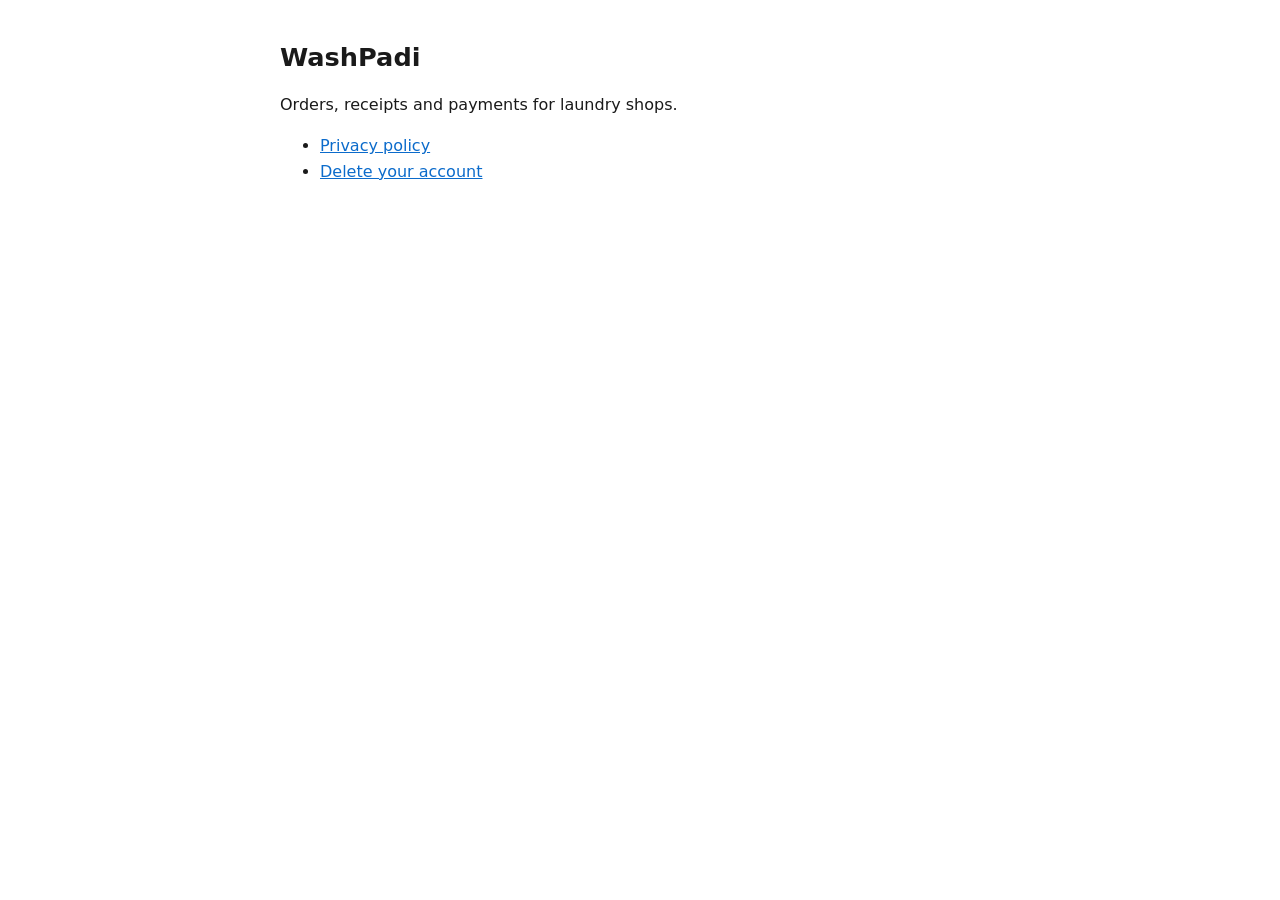
<file: washpadi/index.html>
<!doctype html>
<html lang="en">
<head>
<meta charset="utf-8">
<meta name="viewport" content="width=device-width, initial-scale=1">
<title>WashPadi</title>
<link rel="stylesheet" href="style.css">
</head>
<body>
<main>
<h1>WashPadi</h1>
<p>Orders, receipts and payments for laundry shops.</p>
<ul>
  <li><a href="privacy.html">Privacy policy</a></li>
  <li><a href="delete-account.html">Delete your account</a></li>
</ul>
</main>
</body>
</html>
</file>
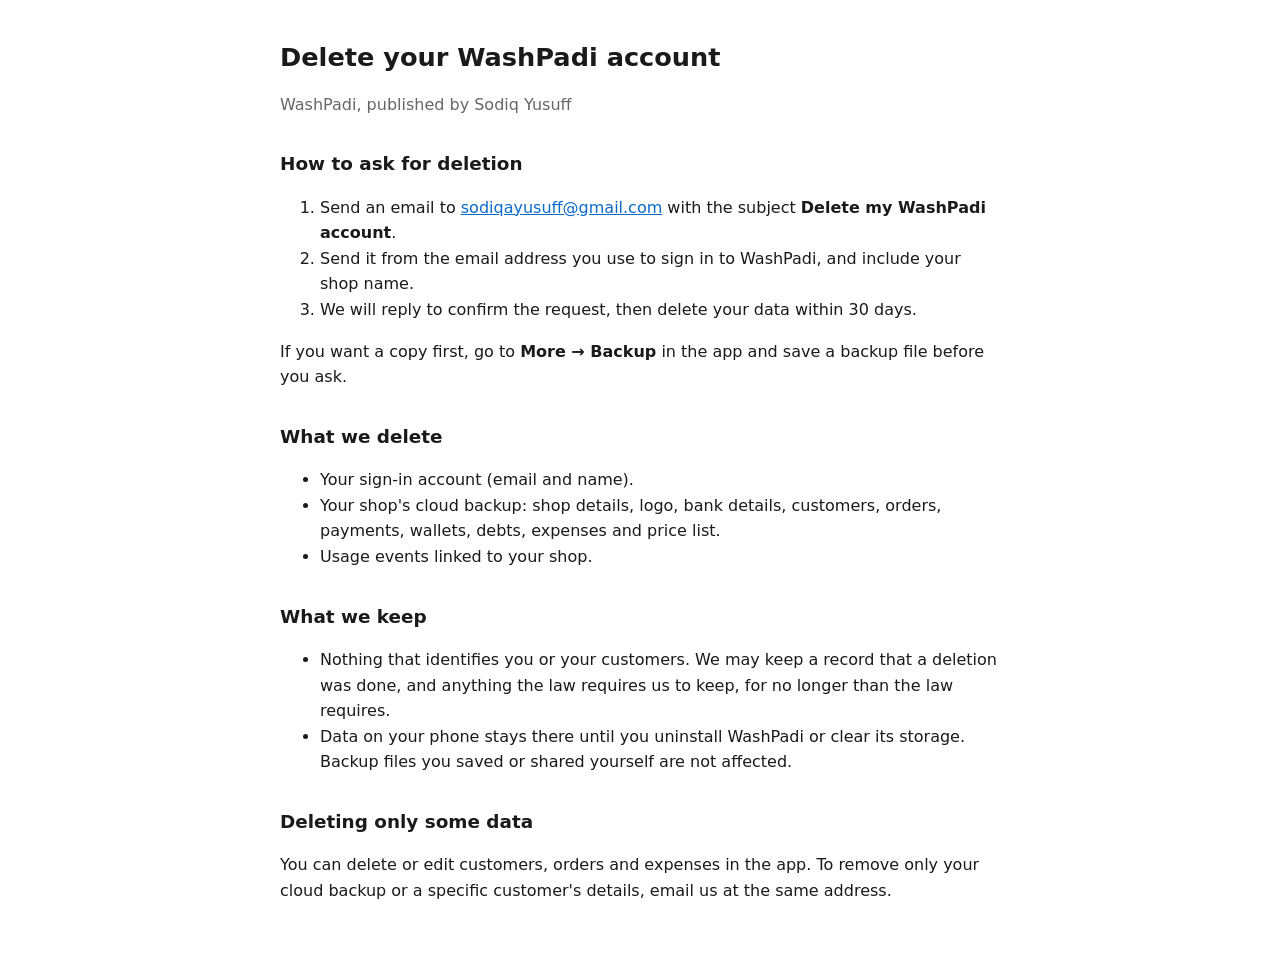
<file: washpadi/delete-account.html>
<!doctype html>
<html lang="en">
<head>
<meta charset="utf-8">
<meta name="viewport" content="width=device-width, initial-scale=1">
<title>Delete Your Account</title>
<link rel="stylesheet" href="style.css">
</head>
<body>
<main>
<h1>Delete your WashPadi account</h1>
<p class="muted">WashPadi, published by Sodiq Yusuff</p>

<h2>How to ask for deletion</h2>
<ol>
  <li>Send an email to <a href="mailto:sodiqayusuff@gmail.com?subject=Delete%20my%20WashPadi%20account">sodiqayusuff@gmail.com</a> with the subject <strong>Delete my WashPadi account</strong>.</li>
  <li>Send it from the email address you use to sign in to WashPadi, and include your shop name.</li>
  <li>We will reply to confirm the request, then delete your data within 30 days.</li>
</ol>
<p>If you want a copy first, go to <strong>More → Backup</strong> in the app and save a backup file before you ask.</p>

<h2>What we delete</h2>
<ul>
  <li>Your sign-in account (email and name).</li>
  <li>Your shop's cloud backup: shop details, logo, bank details, customers, orders, payments, wallets, debts, expenses and price list.</li>
  <li>Usage events linked to your shop.</li>
</ul>

<h2>What we keep</h2>
<ul>
  <li>Nothing that identifies you or your customers. We may keep a record that a deletion was done, and anything the law requires us to keep, for no longer than the law requires.</li>
  <li>Data on your phone stays there until you uninstall WashPadi or clear its storage. Backup files you saved or shared yourself are not affected.</li>
</ul>

<h2>Deleting only some data</h2>
<p>You can delete or edit customers, orders and expenses in the app. To remove only your cloud backup or a specific customer's details, email us at the same address.</p>
</main>
</body>
</html>
</file>
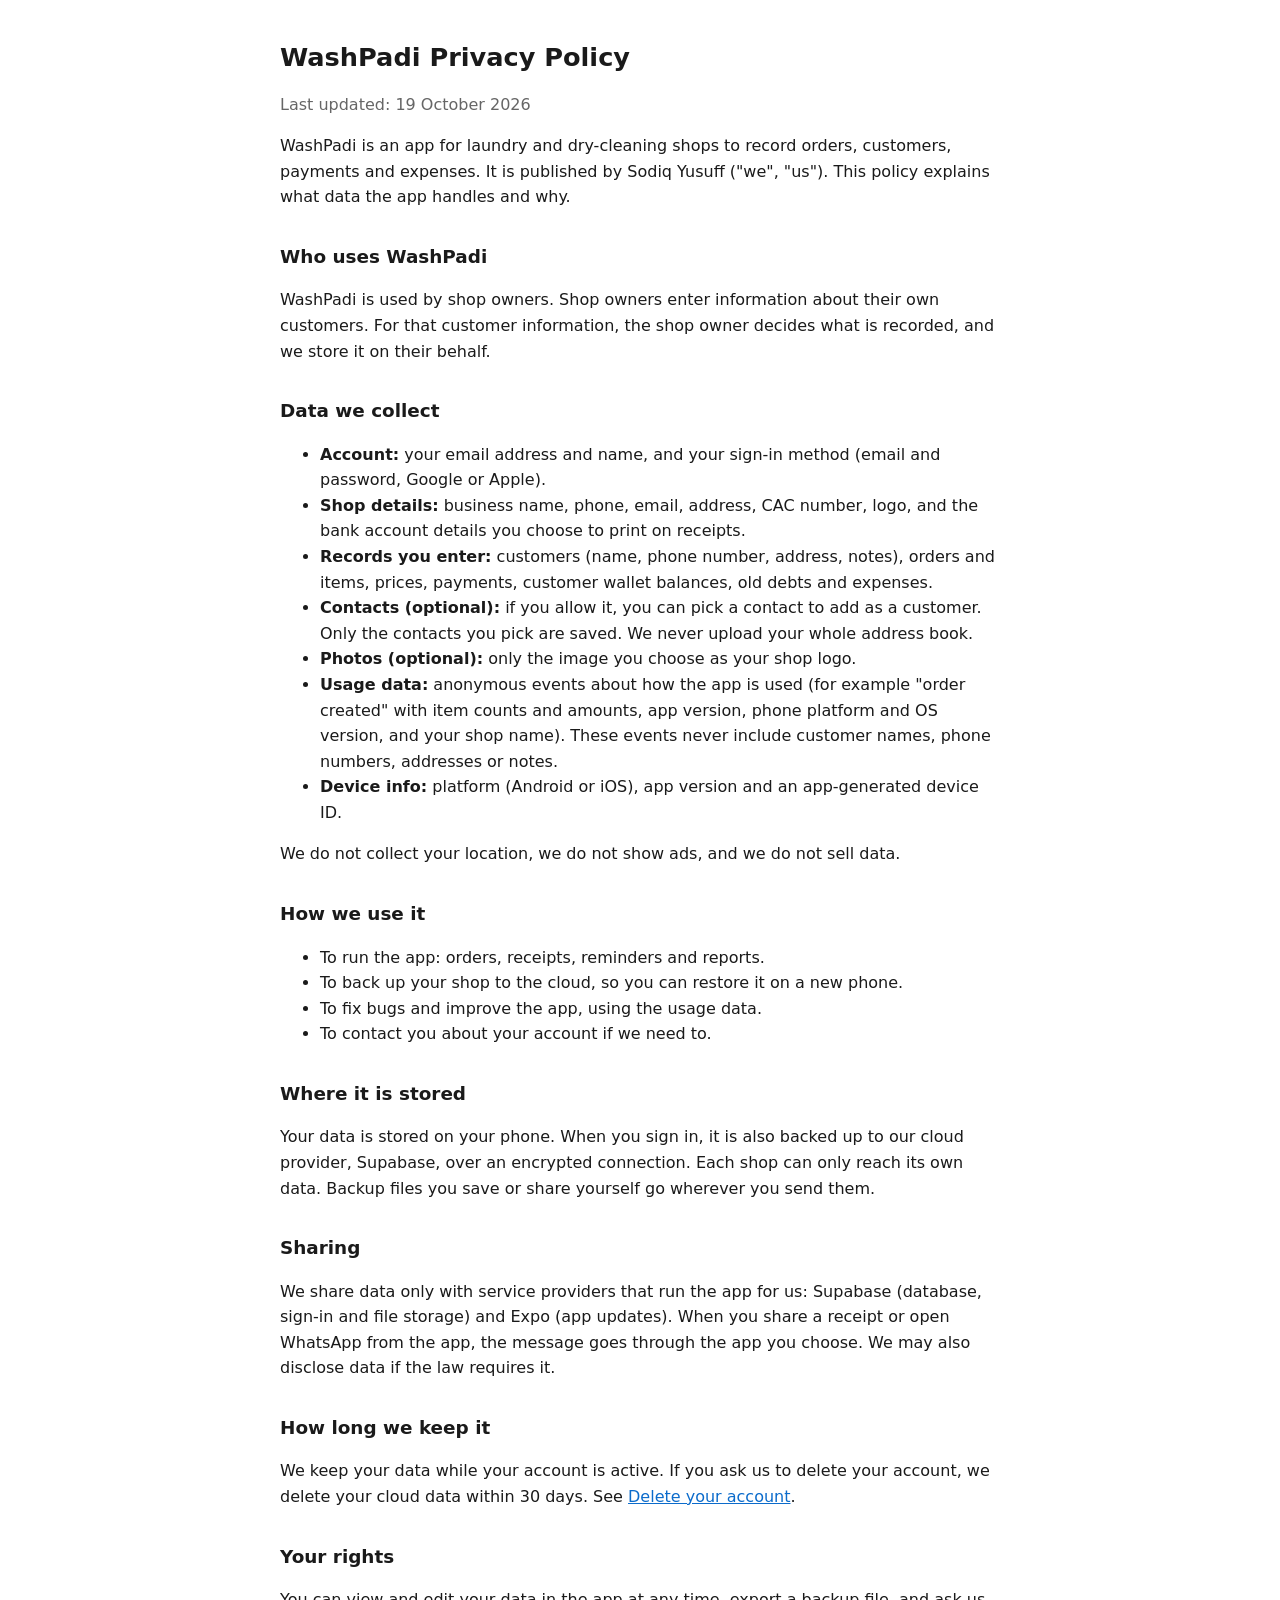
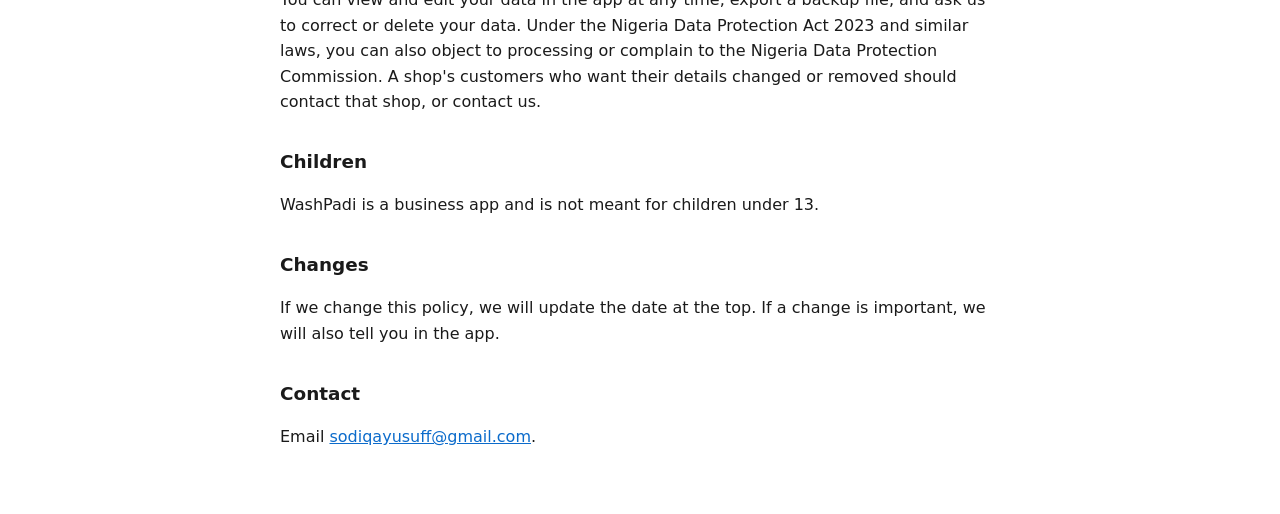
<file: washpadi/privacy.html>
<!doctype html>
<html lang="en">
<head>
<meta charset="utf-8">
<meta name="viewport" content="width=device-width, initial-scale=1">
<title>WashPadi Privacy Policy</title>
<link rel="stylesheet" href="style.css">
</head>
<body>
<main>
<h1>WashPadi Privacy Policy</h1>
<p class="muted">Last updated: 19 October 2026</p>

<p>WashPadi is an app for laundry and dry-cleaning shops to record orders, customers, payments and expenses. It is published by Sodiq Yusuff ("we", "us"). This policy explains what data the app handles and why.</p>

<h2>Who uses WashPadi</h2>
<p>WashPadi is used by shop owners. Shop owners enter information about their own customers. For that customer information, the shop owner decides what is recorded, and we store it on their behalf.</p>

<h2>Data we collect</h2>
<ul>
  <li><strong>Account:</strong> your email address and name, and your sign-in method (email and password, Google or Apple).</li>
  <li><strong>Shop details:</strong> business name, phone, email, address, CAC number, logo, and the bank account details you choose to print on receipts.</li>
  <li><strong>Records you enter:</strong> customers (name, phone number, address, notes), orders and items, prices, payments, customer wallet balances, old debts and expenses.</li>
  <li><strong>Contacts (optional):</strong> if you allow it, you can pick a contact to add as a customer. Only the contacts you pick are saved. We never upload your whole address book.</li>
  <li><strong>Photos (optional):</strong> only the image you choose as your shop logo.</li>
  <li><strong>Usage data:</strong> anonymous events about how the app is used (for example "order created" with item counts and amounts, app version, phone platform and OS version, and your shop name). These events never include customer names, phone numbers, addresses or notes.</li>
  <li><strong>Device info:</strong> platform (Android or iOS), app version and an app-generated device ID.</li>
</ul>
<p>We do not collect your location, we do not show ads, and we do not sell data.</p>

<h2>How we use it</h2>
<ul>
  <li>To run the app: orders, receipts, reminders and reports.</li>
  <li>To back up your shop to the cloud, so you can restore it on a new phone.</li>
  <li>To fix bugs and improve the app, using the usage data.</li>
  <li>To contact you about your account if we need to.</li>
</ul>

<h2>Where it is stored</h2>
<p>Your data is stored on your phone. When you sign in, it is also backed up to our cloud provider, Supabase, over an encrypted connection. Each shop can only reach its own data. Backup files you save or share yourself go wherever you send them.</p>

<h2>Sharing</h2>
<p>We share data only with service providers that run the app for us: Supabase (database, sign-in and file storage) and Expo (app updates). When you share a receipt or open WhatsApp from the app, the message goes through the app you choose. We may also disclose data if the law requires it.</p>

<h2>How long we keep it</h2>
<p>We keep your data while your account is active. If you ask us to delete your account, we delete your cloud data within 30 days. See <a href="delete-account.html">Delete your account</a>.</p>

<h2>Your rights</h2>
<p>You can view and edit your data in the app at any time, export a backup file, and ask us to correct or delete your data. Under the Nigeria Data Protection Act 2023 and similar laws, you can also object to processing or complain to the Nigeria Data Protection Commission. A shop's customers who want their details changed or removed should contact that shop, or contact us.</p>

<h2>Children</h2>
<p>WashPadi is a business app and is not meant for children under 13.</p>

<h2>Changes</h2>
<p>If we change this policy, we will update the date at the top. If a change is important, we will also tell you in the app.</p>

<h2>Contact</h2>
<p>Email <a href="mailto:sodiqayusuff@gmail.com">sodiqayusuff@gmail.com</a>.</p>
</main>
</body>
</html>
</file>
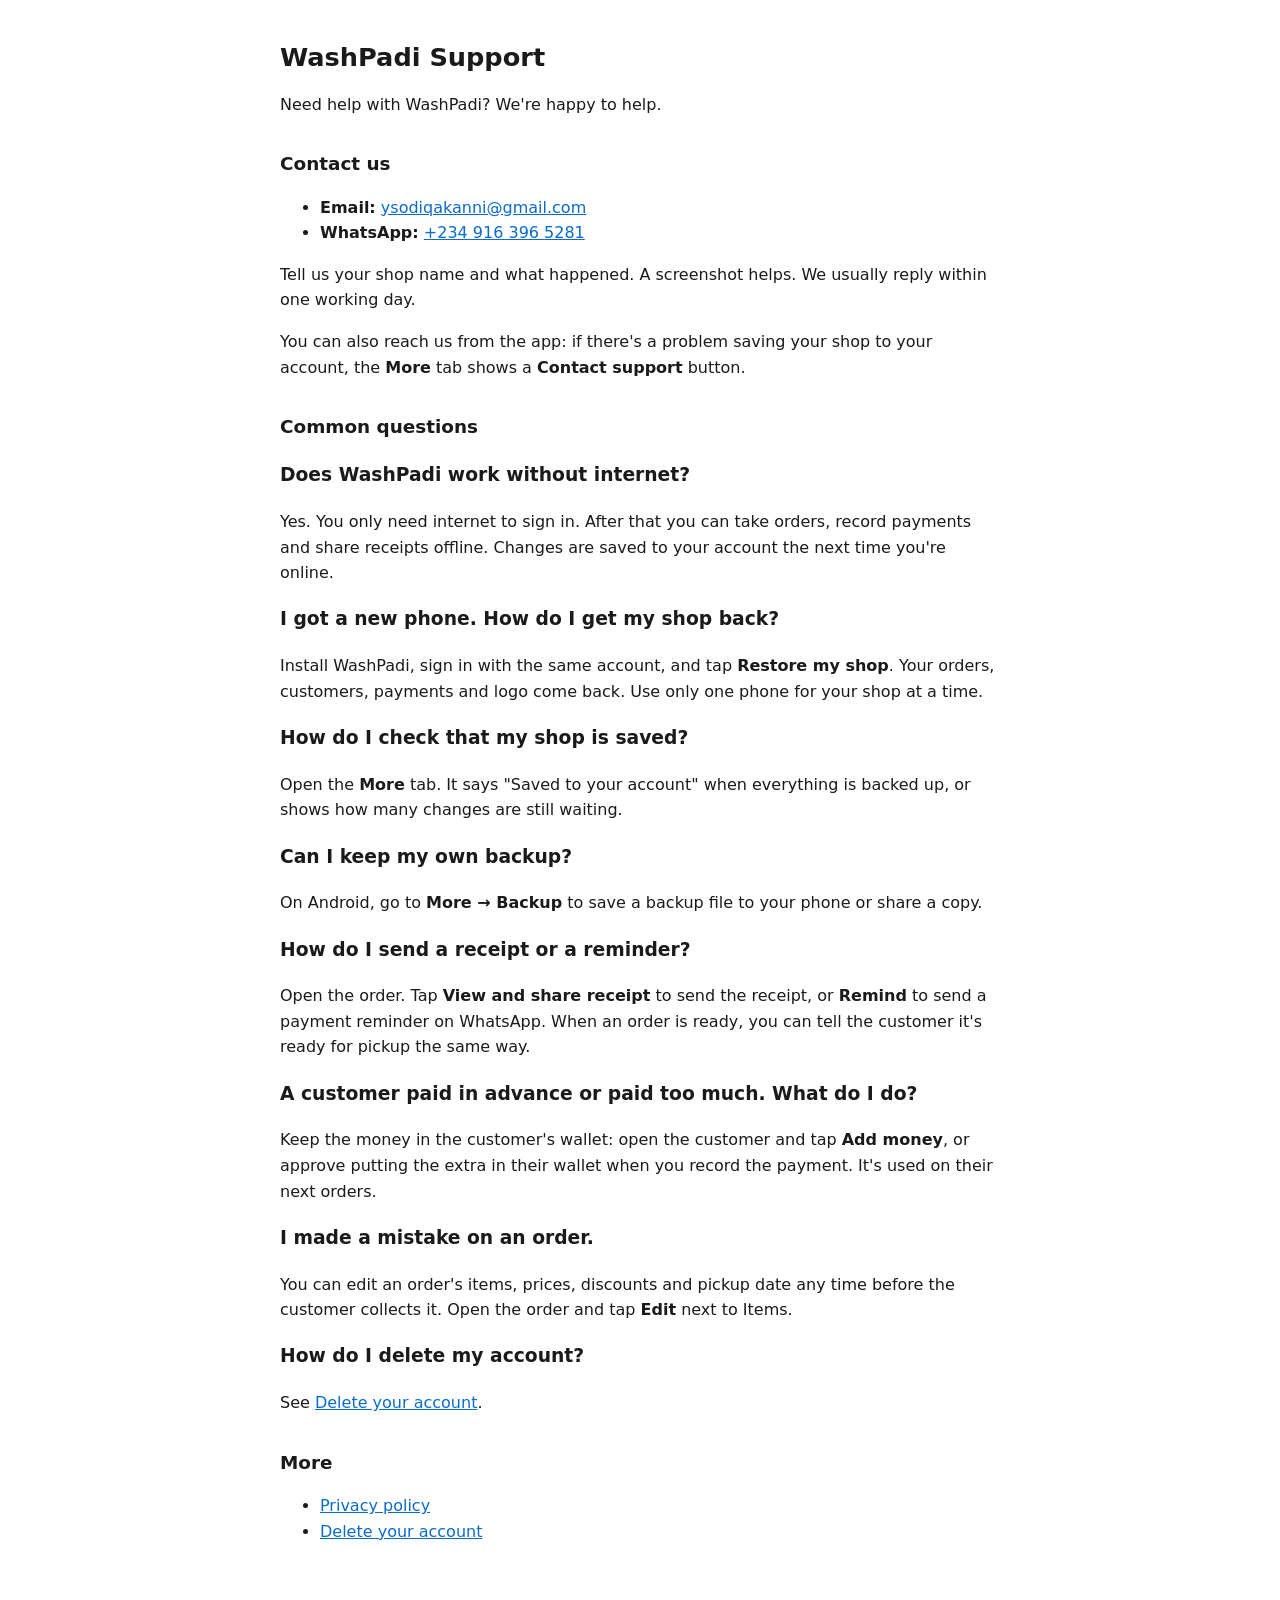
<file: washpadi/support.html>
<!doctype html>
<html lang="en">
<head>
<meta charset="utf-8">
<meta name="viewport" content="width=device-width, initial-scale=1">
<title>WashPadi Support</title>
<link rel="stylesheet" href="style.css">
</head>
<body>
<main>
<h1>WashPadi Support</h1>
<p>Need help with WashPadi? We're happy to help.</p>

<h2>Contact us</h2>
<ul>
  <li><strong>Email:</strong> <a href="mailto:ysodiqakanni@gmail.com?subject=WashPadi%20support">ysodiqakanni@gmail.com</a></li>
  <li><strong>WhatsApp:</strong> <a href="https://wa.me/2349163965281">+234 916 396 5281</a></li>
</ul>
<p>Tell us your shop name and what happened. A screenshot helps. We usually reply within one working day.</p>
<p>You can also reach us from the app: if there's a problem saving your shop to your account, the <strong>More</strong> tab shows a <strong>Contact support</strong> button.</p>

<h2>Common questions</h2>

<h3>Does WashPadi work without internet?</h3>
<p>Yes. You only need internet to sign in. After that you can take orders, record payments and share receipts offline. Changes are saved to your account the next time you're online.</p>

<h3>I got a new phone. How do I get my shop back?</h3>
<p>Install WashPadi, sign in with the same account, and tap <strong>Restore my shop</strong>. Your orders, customers, payments and logo come back. Use only one phone for your shop at a time.</p>

<h3>How do I check that my shop is saved?</h3>
<p>Open the <strong>More</strong> tab. It says "Saved to your account" when everything is backed up, or shows how many changes are still waiting.</p>

<h3>Can I keep my own backup?</h3>
<p>On Android, go to <strong>More → Backup</strong> to save a backup file to your phone or share a copy.</p>

<h3>How do I send a receipt or a reminder?</h3>
<p>Open the order. Tap <strong>View and share receipt</strong> to send the receipt, or <strong>Remind</strong> to send a payment reminder on WhatsApp. When an order is ready, you can tell the customer it's ready for pickup the same way.</p>

<h3>A customer paid in advance or paid too much. What do I do?</h3>
<p>Keep the money in the customer's wallet: open the customer and tap <strong>Add money</strong>, or approve putting the extra in their wallet when you record the payment. It's used on their next orders.</p>

<h3>I made a mistake on an order.</h3>
<p>You can edit an order's items, prices, discounts and pickup date any time before the customer collects it. Open the order and tap <strong>Edit</strong> next to Items.</p>

<h3>How do I delete my account?</h3>
<p>See <a href="delete-account.html">Delete your account</a>.</p>

<h2>More</h2>
<ul>
  <li><a href="privacy.html">Privacy policy</a></li>
  <li><a href="delete-account.html">Delete your account</a></li>
</ul>
</main>
</body>
</html>
</file>
<file: washpadi/style.css>
:root { color-scheme: light dark; --fg: #1a1a1a; --bg: #ffffff; --muted: #666666; --link: #0b6bcb; }
@media (prefers-color-scheme: dark) { :root { --fg: #eeeeee; --bg: #121212; --muted: #aaaaaa; --link: #6cb4ff; } }
body { margin: 0; background: var(--bg); color: var(--fg); font: 16px/1.6 system-ui, sans-serif; }
main { max-width: 720px; margin: 0 auto; padding: 24px 16px 48px; }
h1 { font-size: 1.6rem; line-height: 1.3; }
h2 { font-size: 1.15rem; margin-top: 2rem; }
a { color: var(--link); }
.muted { color: var(--muted); }
</file>
